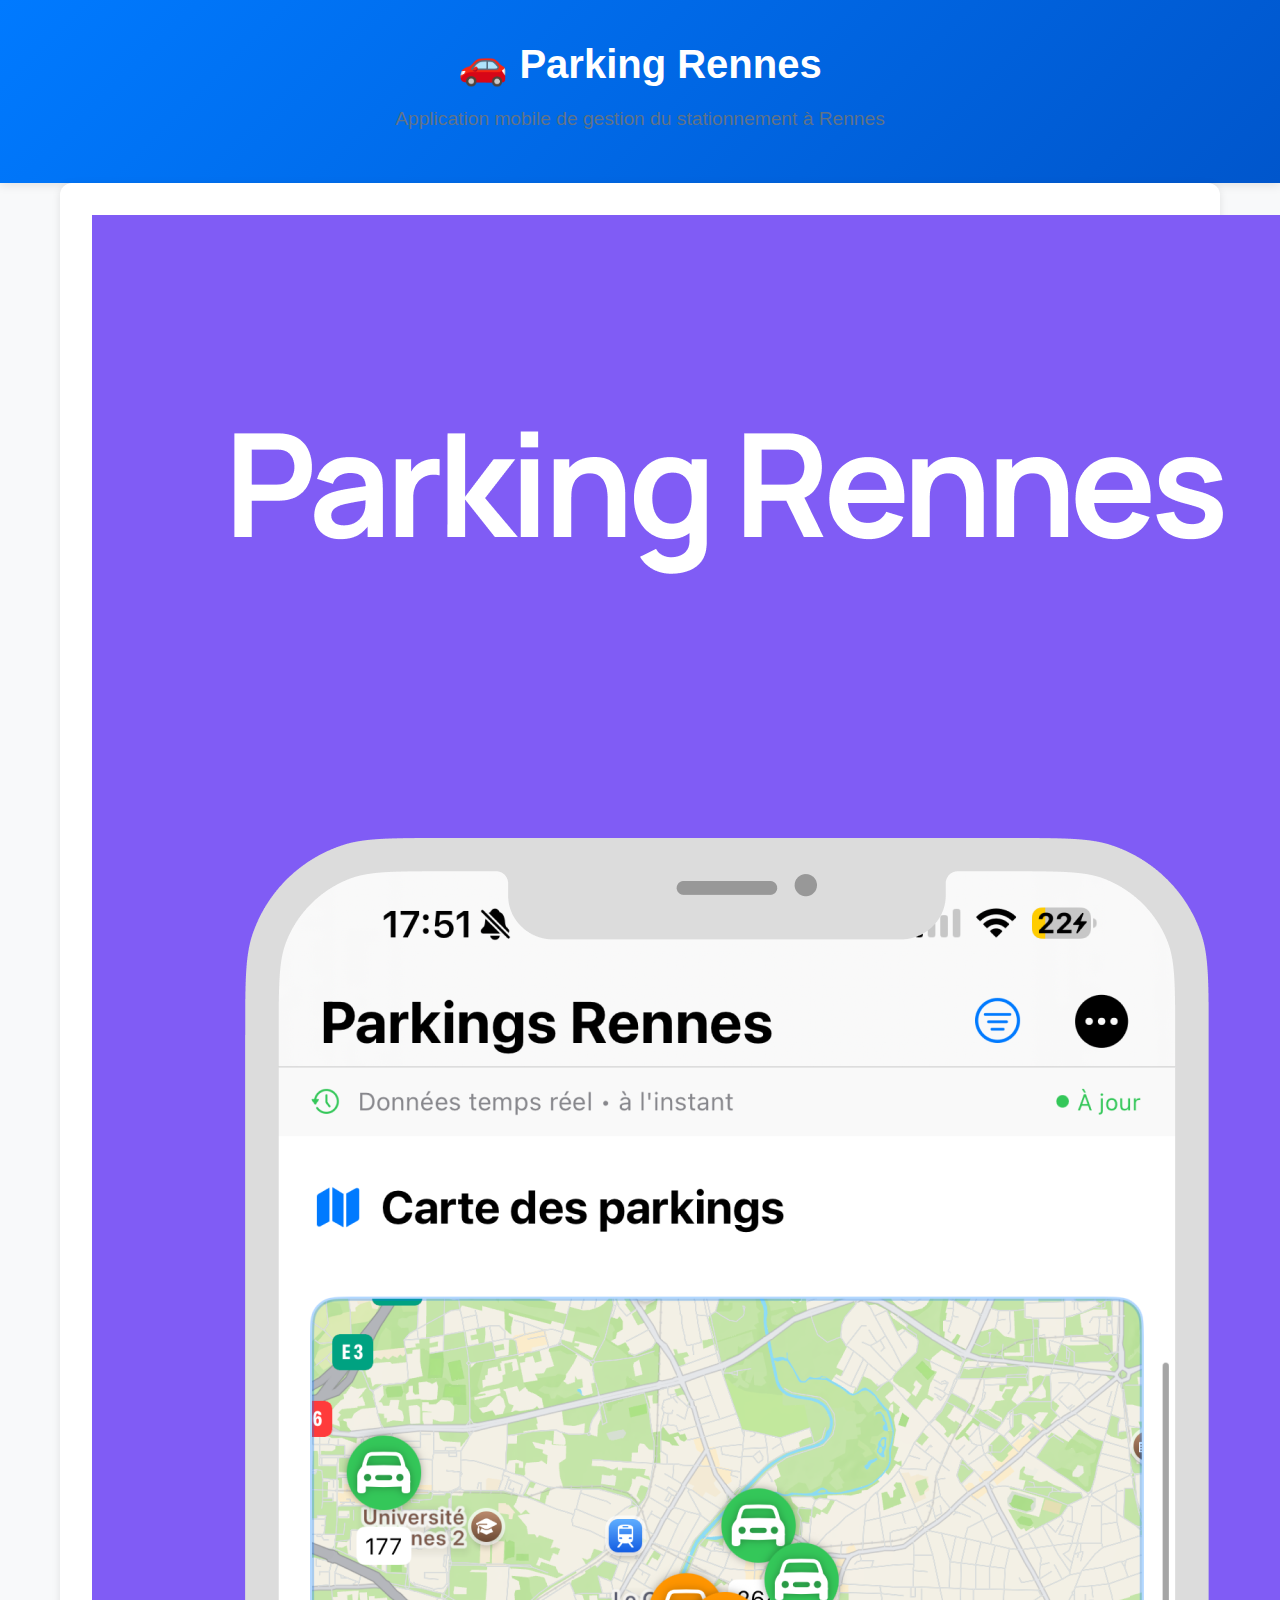
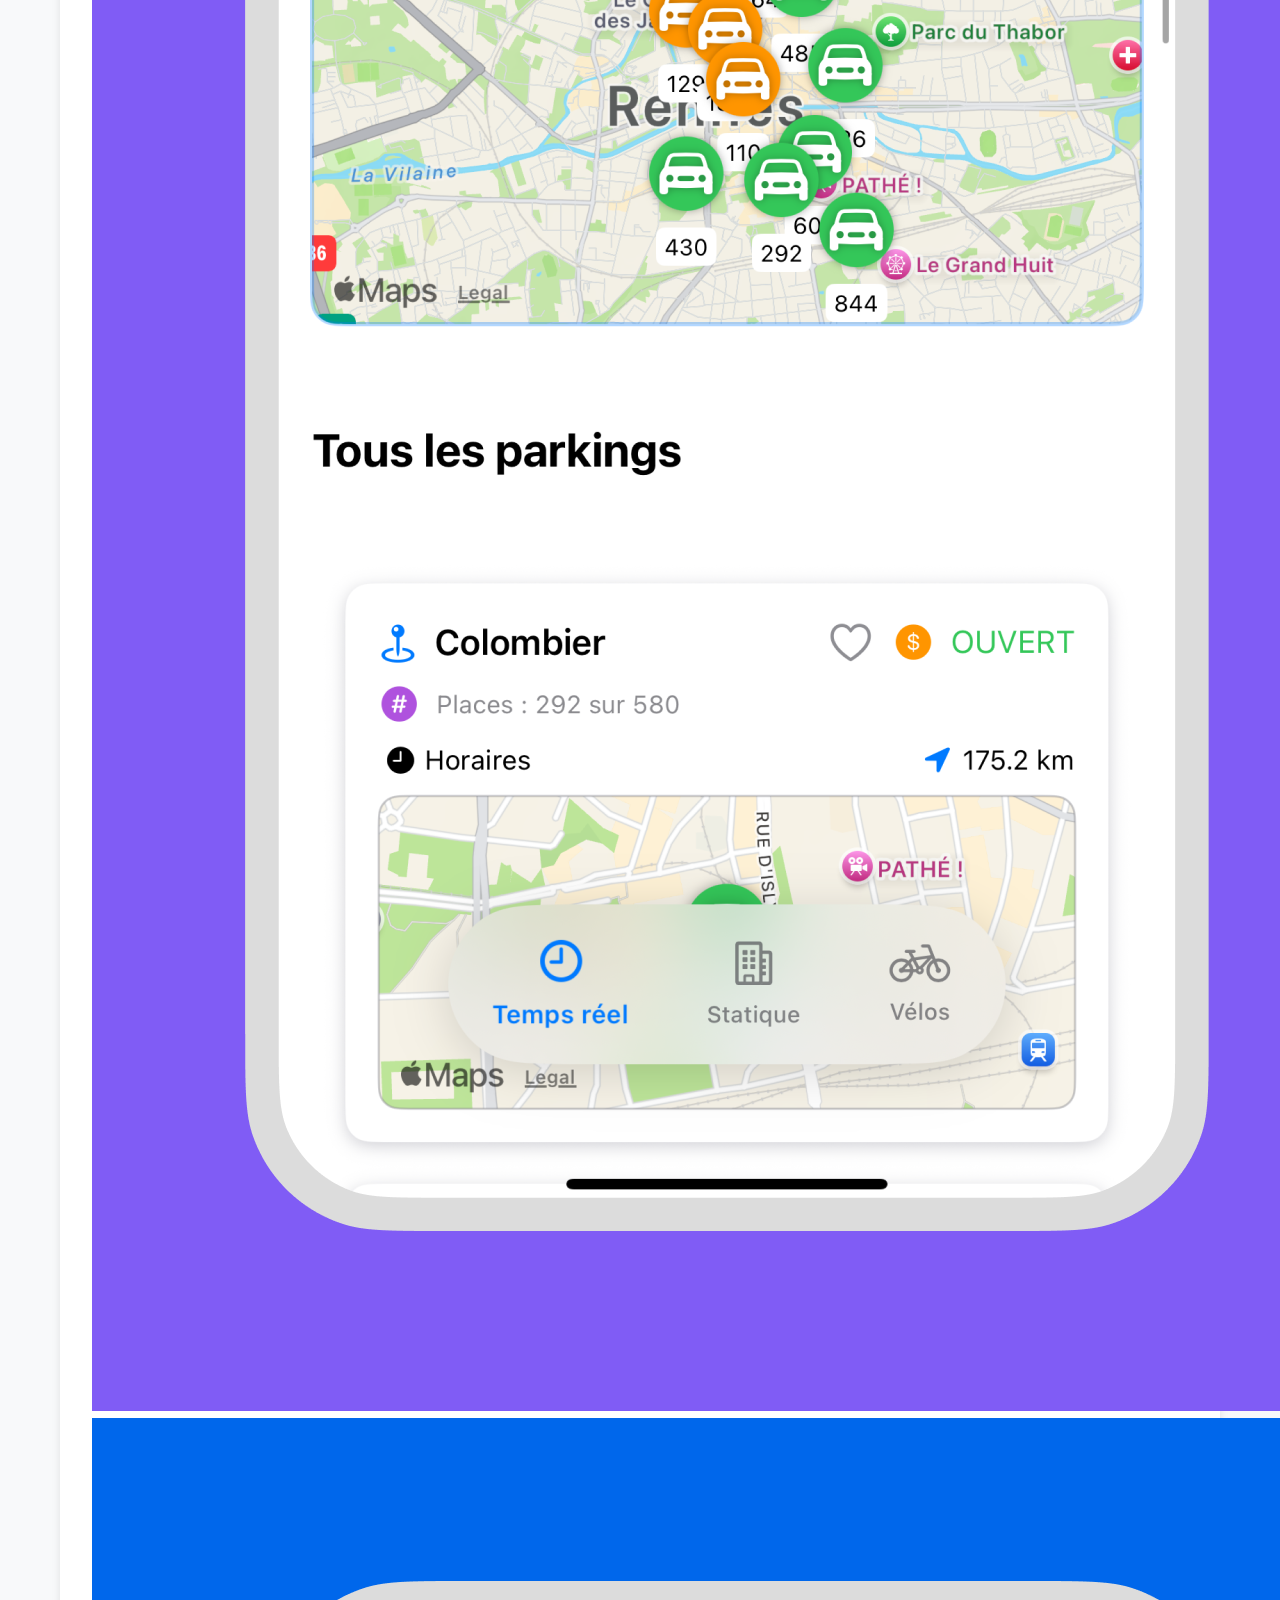
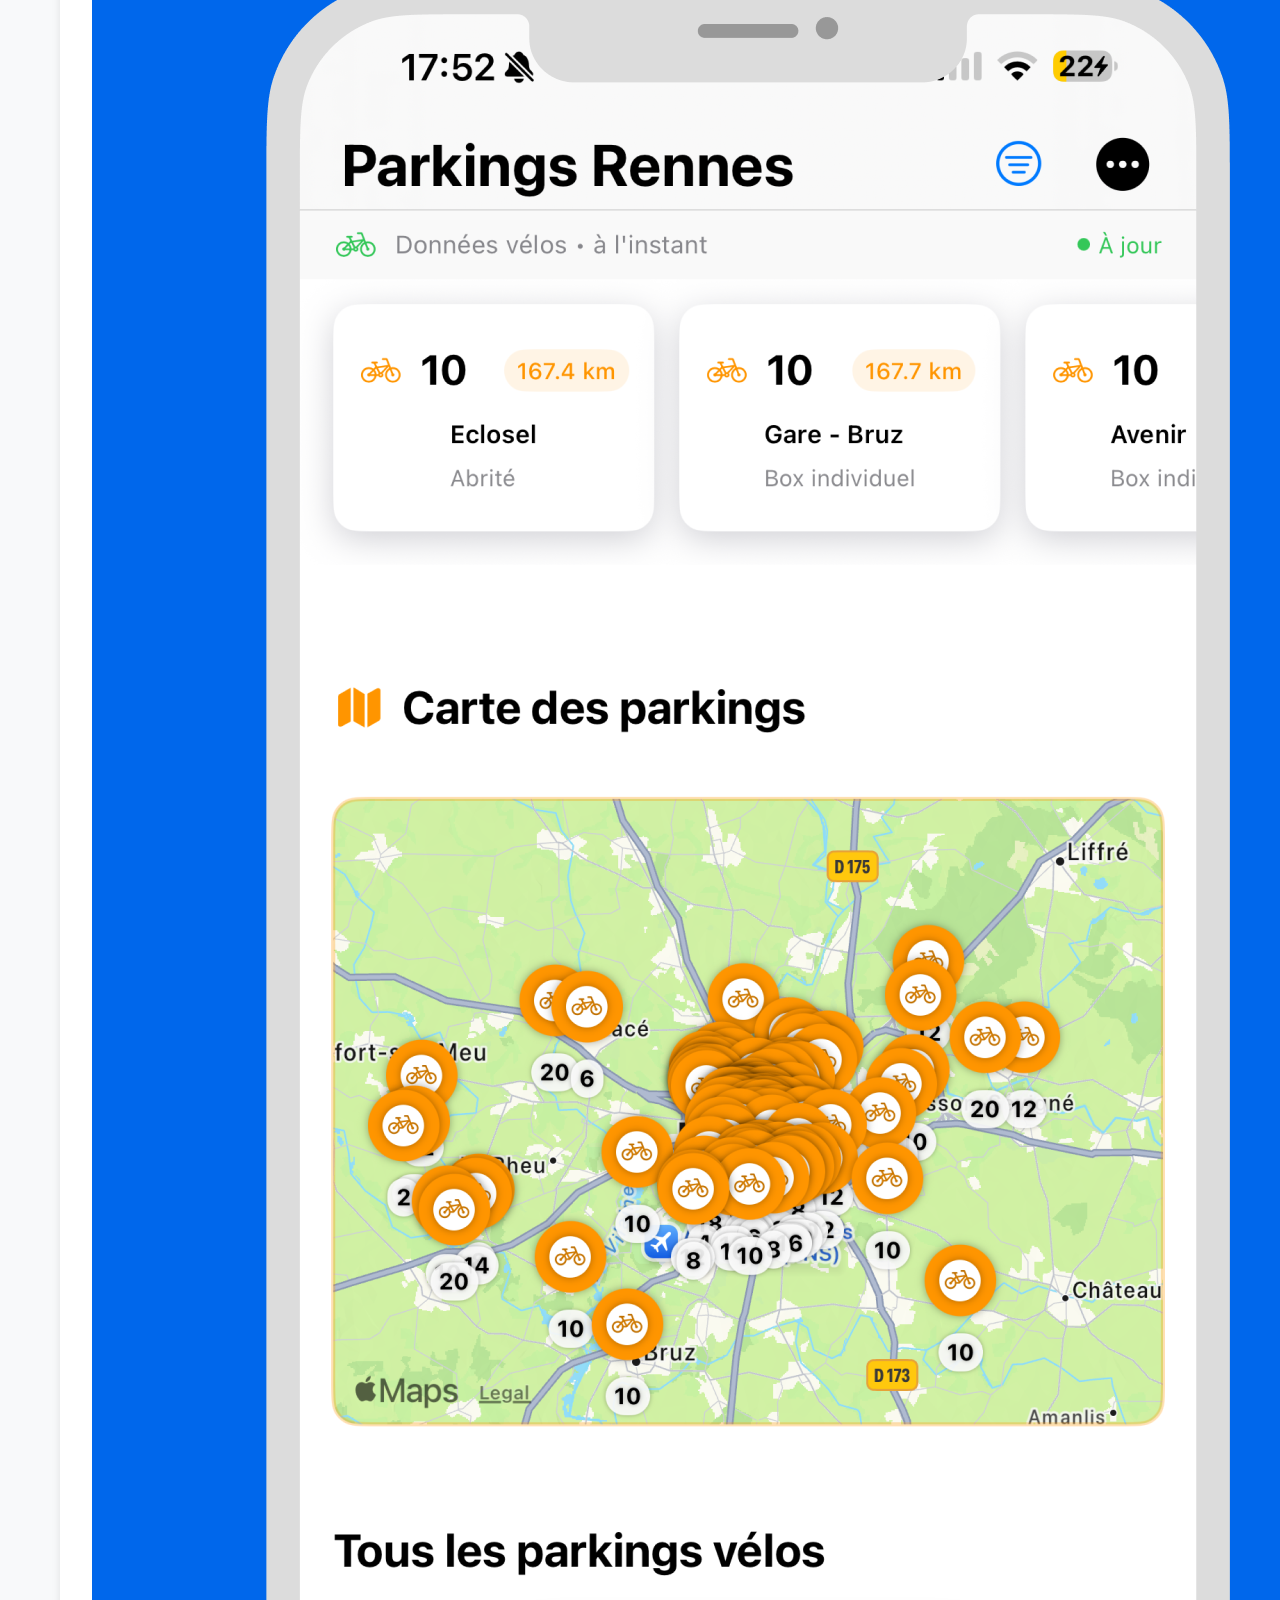
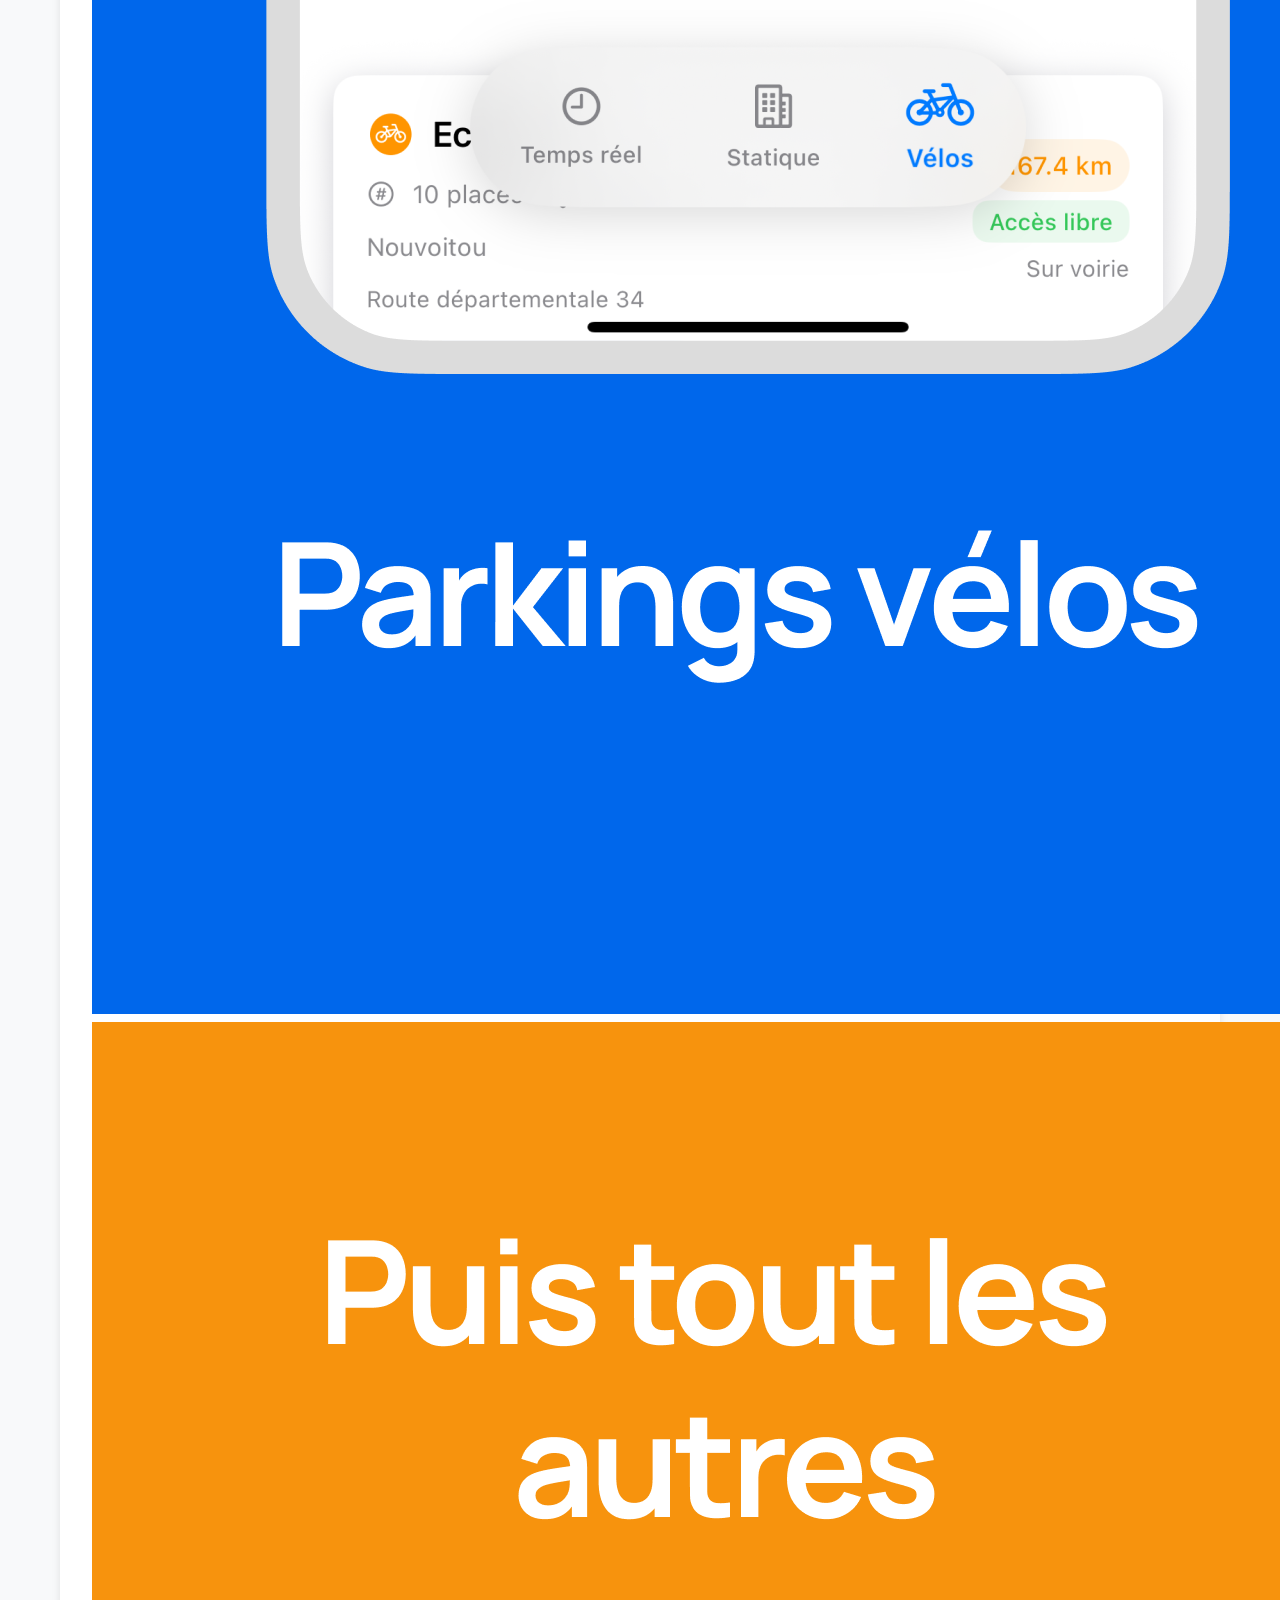
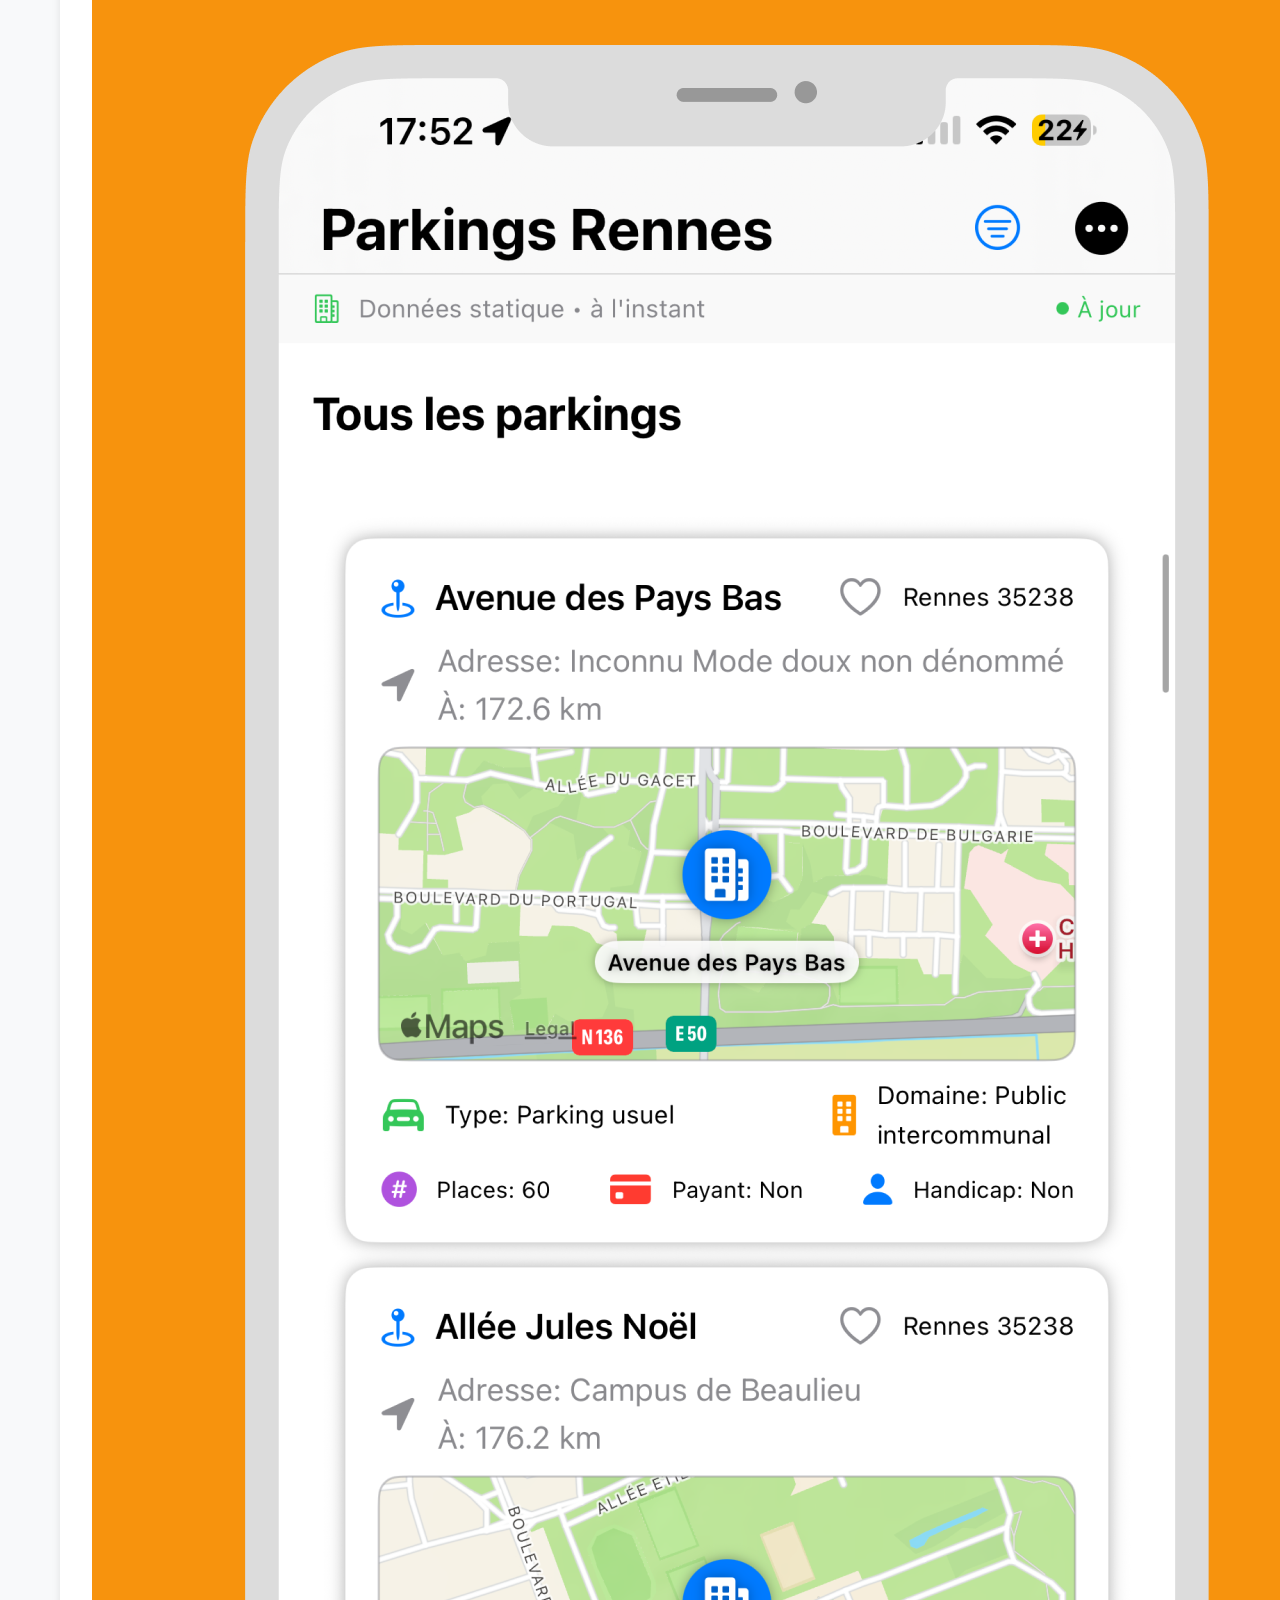
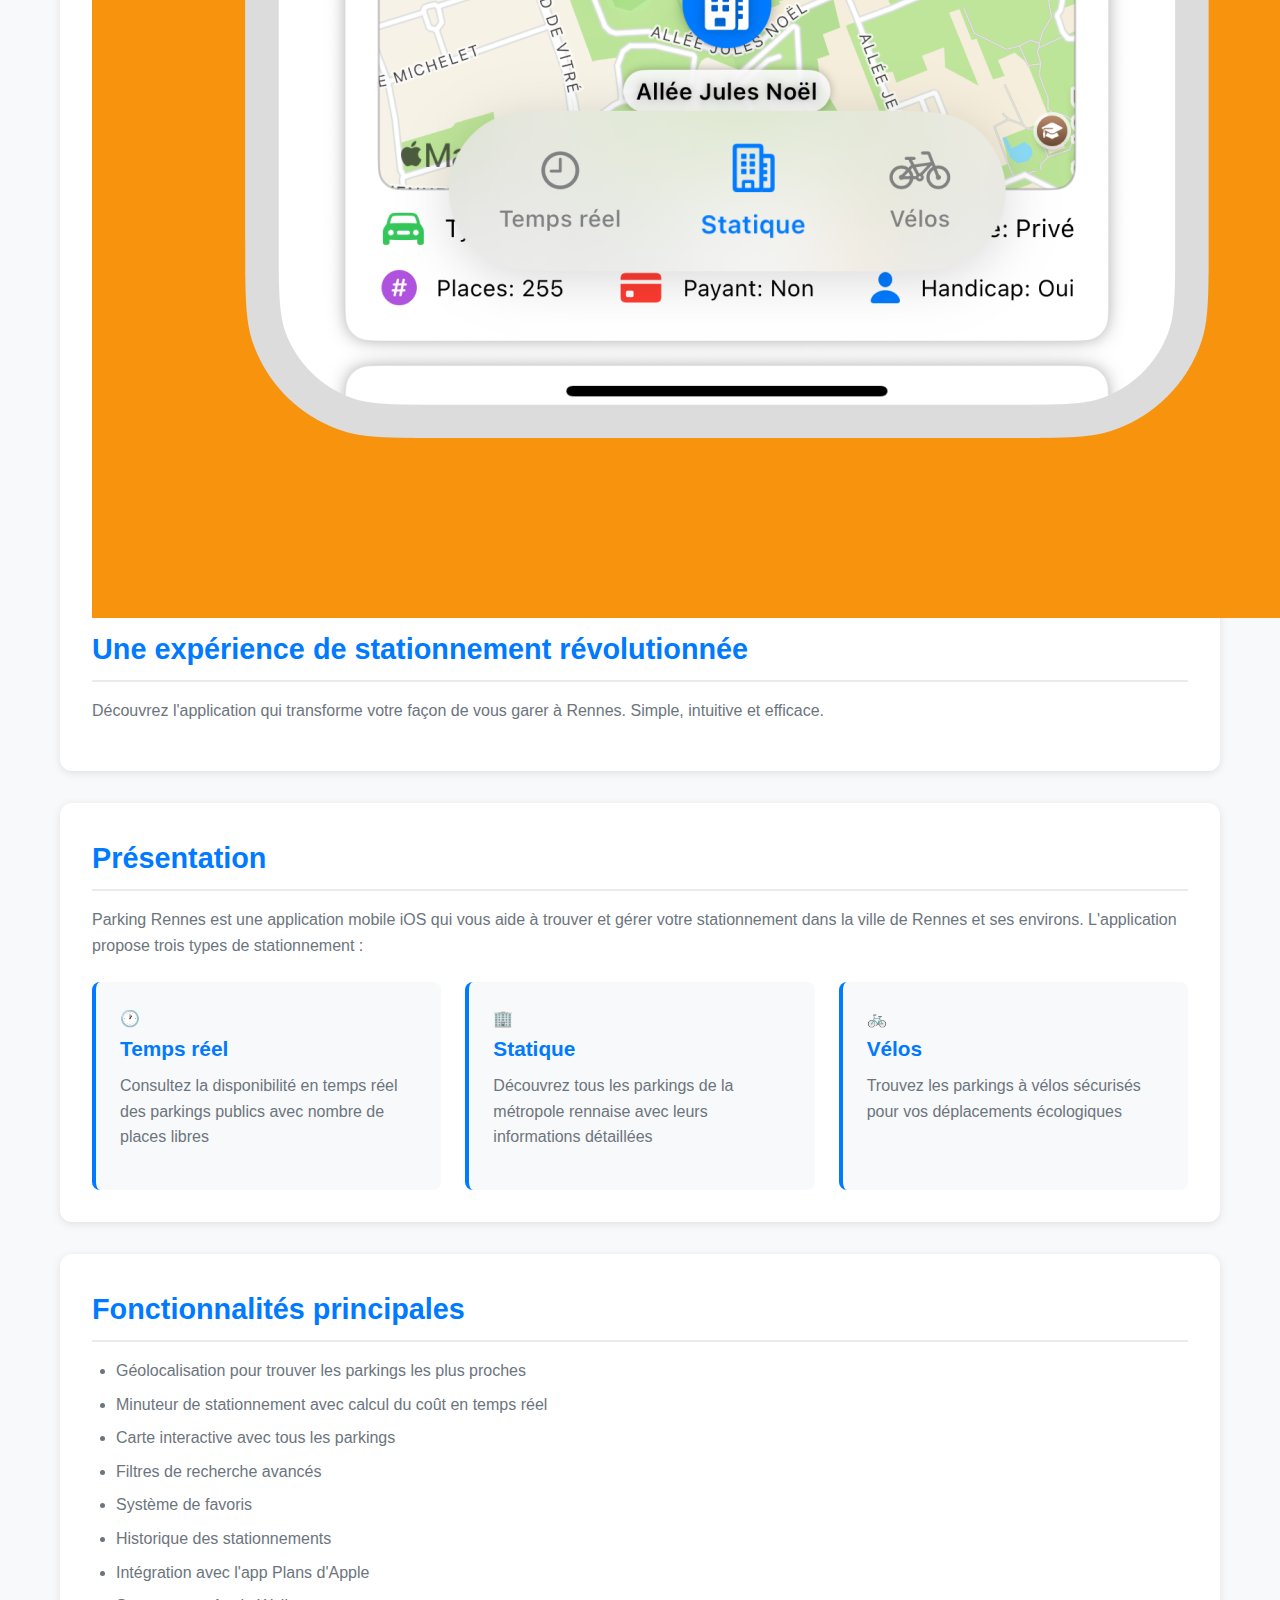
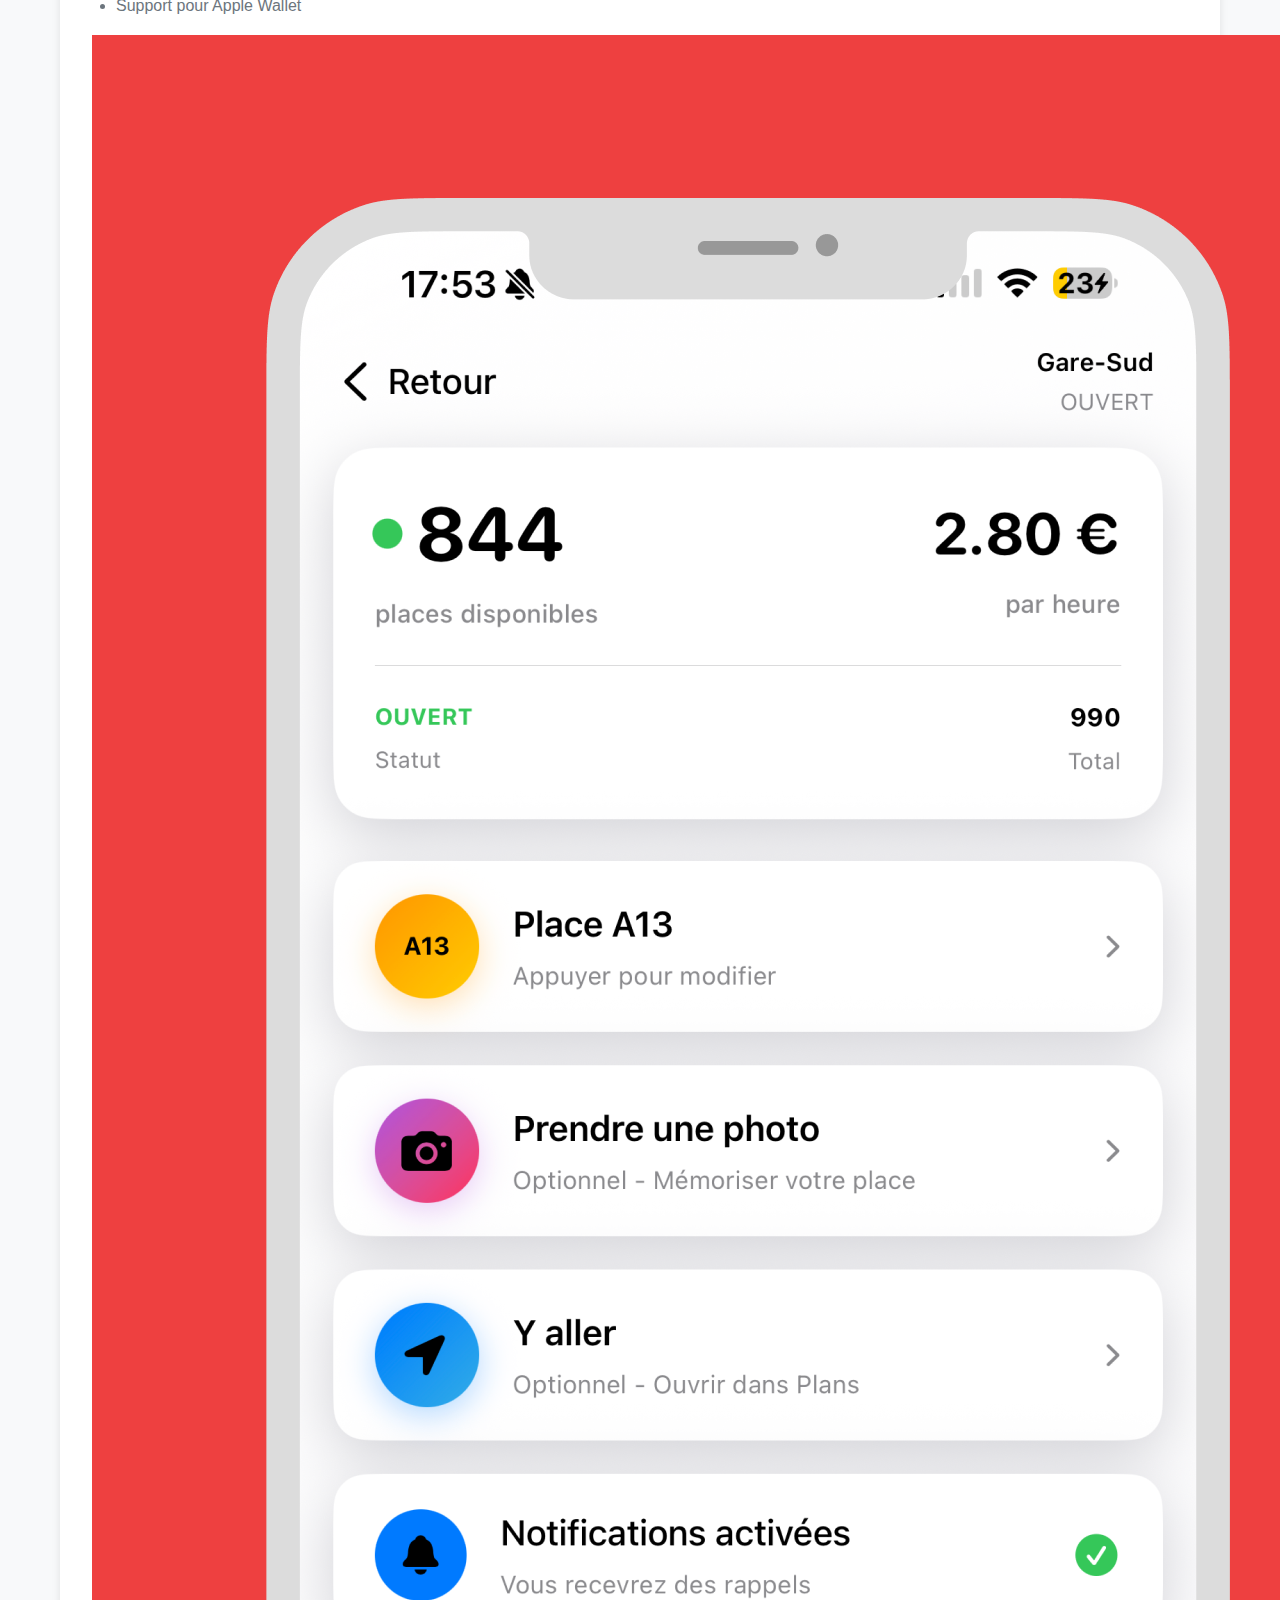
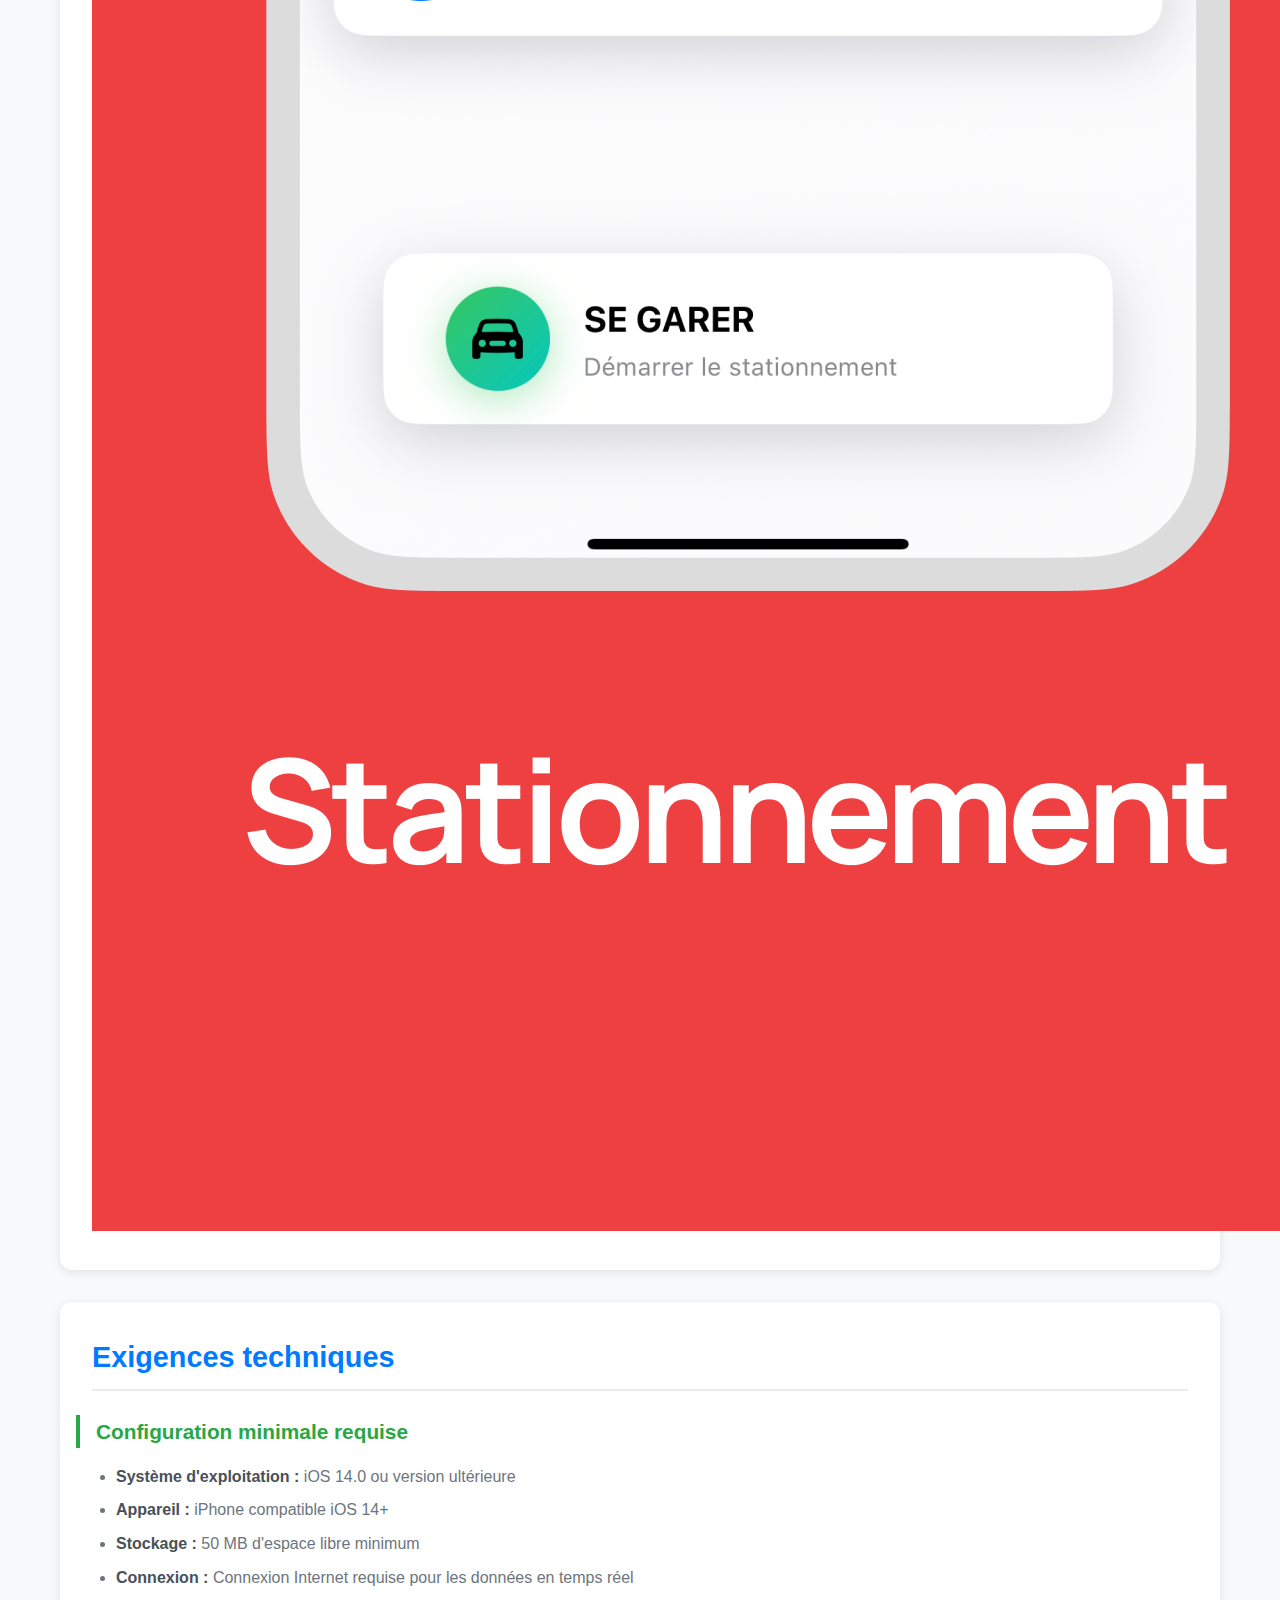
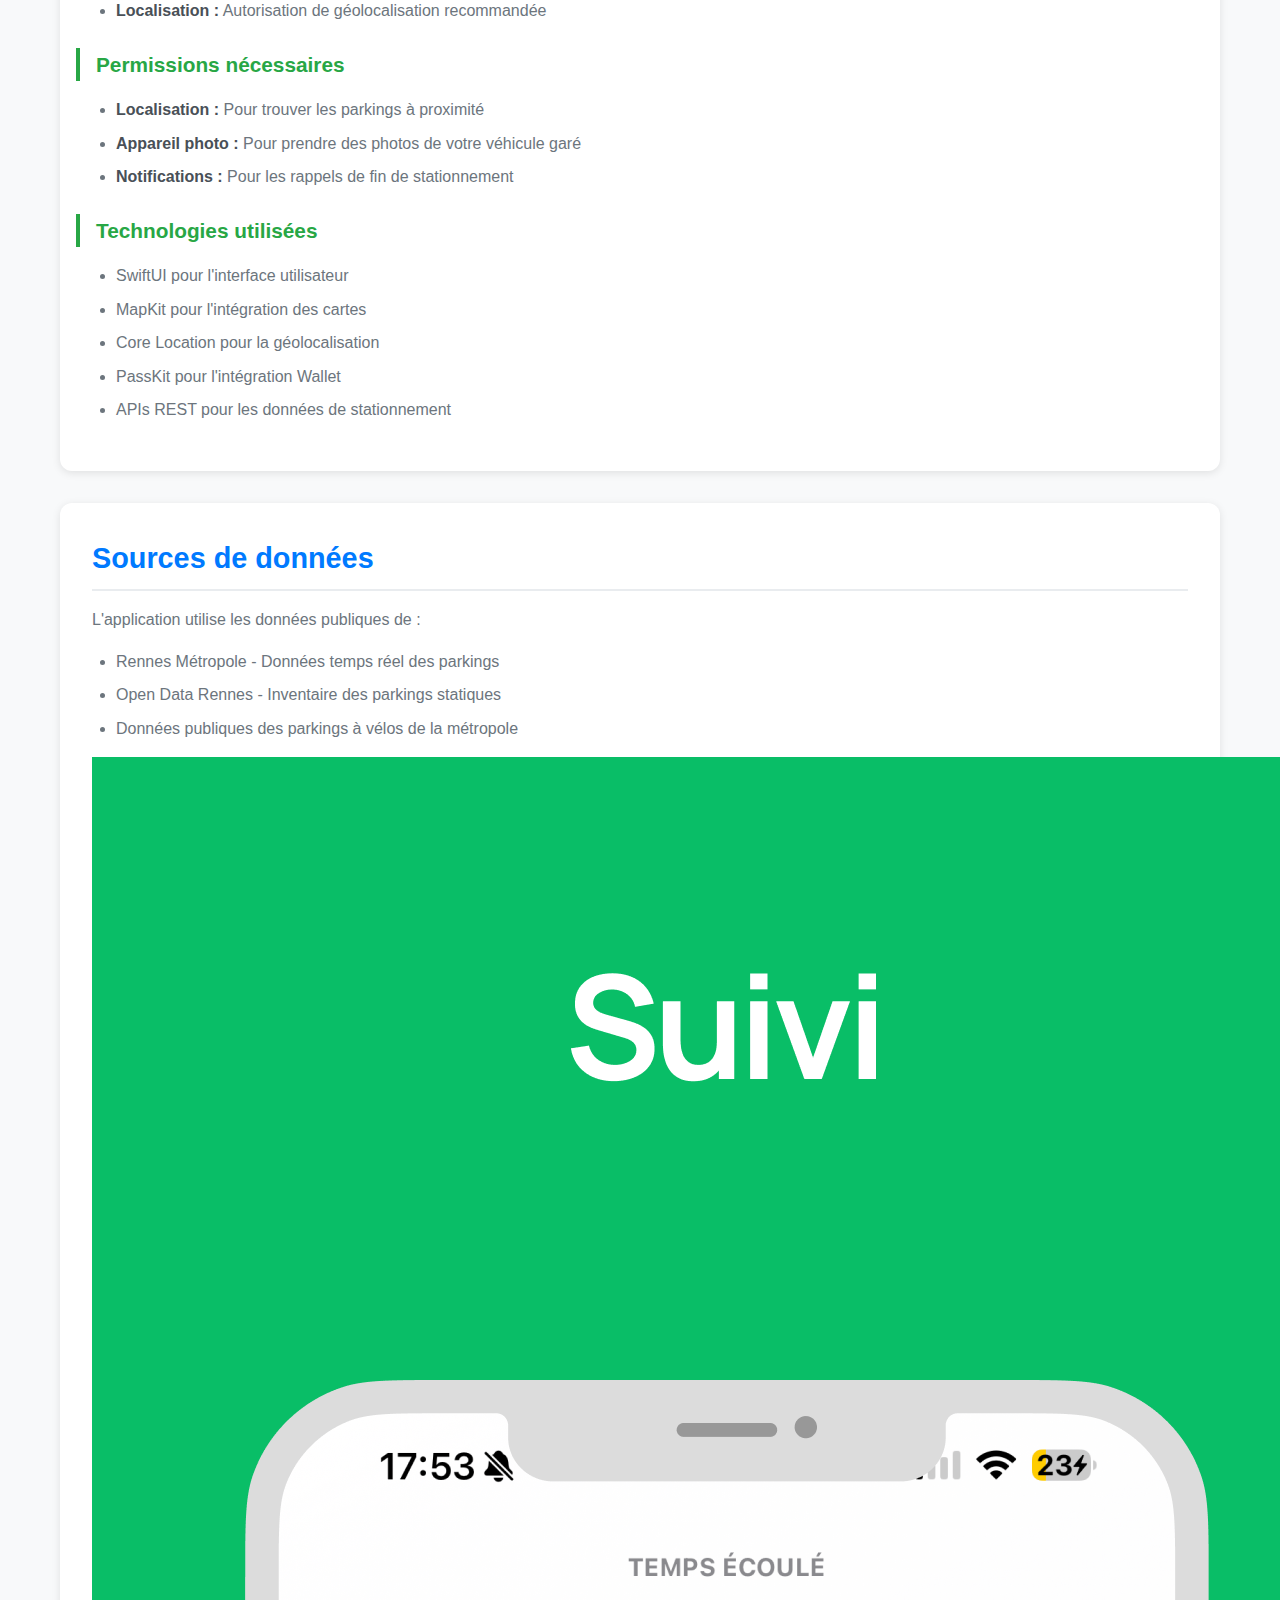
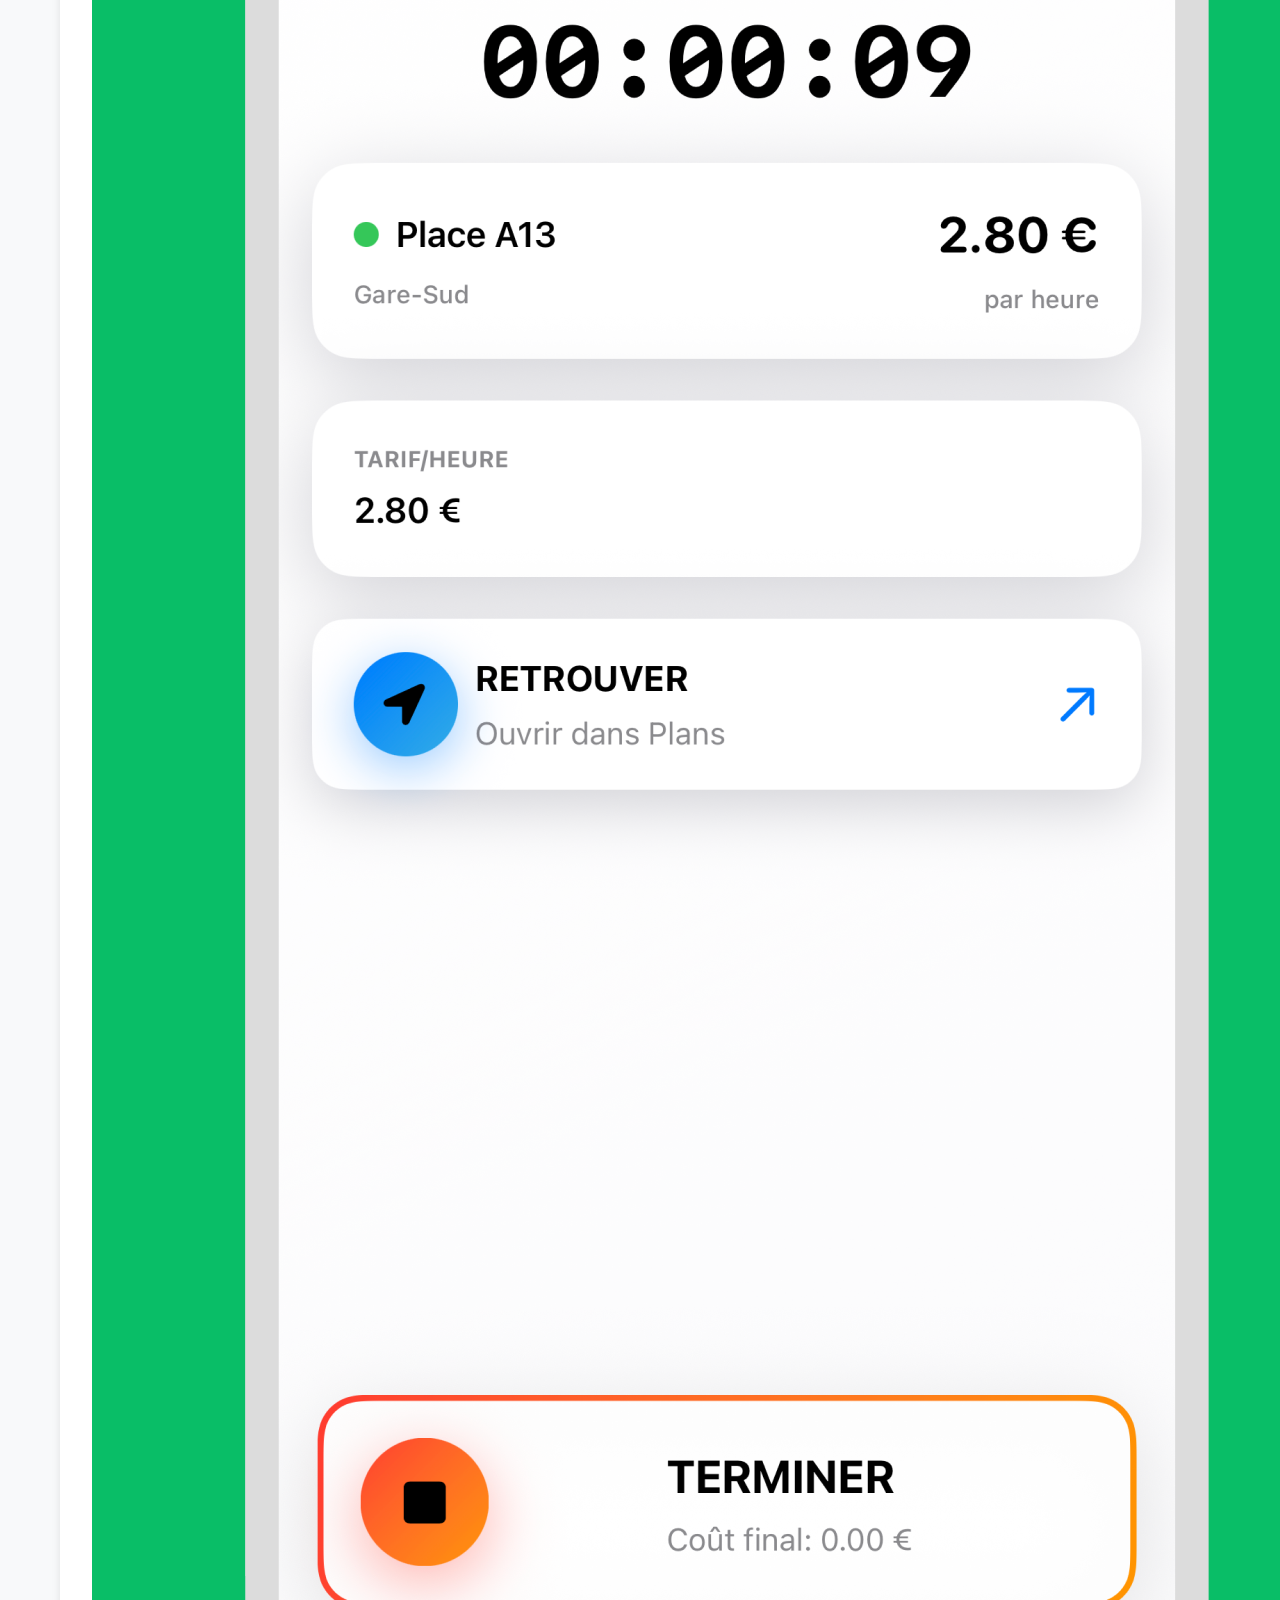
<file: index.html>
<!DOCTYPE html>
<html lang="fr">
<head>
    <meta charset="UTF-8">
    <meta name="viewport" content="width=device-width, initial-scale=1.0">
    <title>Parking Rennes - Application de stationnement</title>
    <link rel="stylesheet" href="styles.css">
</head>
<body>
    <header>
        <div class="container">
            <h1>🚗 Parking Rennes</h1>
            <p class="subtitle">Application mobile de gestion du stationnement à Rennes</p>
        </div>
    </header>

    <main class="container">
        <section id="app-showcase" class="hero-section">
            <div class="showcase-content">
                <div class="app-images">
                    <img src="assets/Frame 1.png" alt="Interface principale de l'app" class="app-screen">
                    <img src="assets/Frame 2.png" alt="Carte des parkings" class="app-screen">
                    <img src="assets/Frame 3.png" alt="Détails d'un parking" class="app-screen">
                </div>
                <div class="hero-text">
                    <h2>Une expérience de stationnement révolutionnée</h2>
                    <p>Découvrez l'application qui transforme votre façon de vous garer à Rennes. Simple, intuitive et efficace.</p>
                </div>
            </div>
        </section>

        <section id="presentation">
            <h2>Présentation</h2>
            <p>Parking Rennes est une application mobile iOS qui vous aide à trouver et gérer votre stationnement dans la ville de Rennes et ses environs. L'application propose trois types de stationnement :</p>
            <div class="features">
                <div class="feature">
                    <div class="feature-icon">🕐</div>
                    <h3>Temps réel</h3>
                    <p>Consultez la disponibilité en temps réel des parkings publics avec nombre de places libres</p>
                </div>
                <div class="feature">
                    <div class="feature-icon">🏢</div>
                    <h3>Statique</h3>
                    <p>Découvrez tous les parkings de la métropole rennaise avec leurs informations détaillées</p>
                </div>
                <div class="feature">
                    <div class="feature-icon">🚲</div>
                    <h3>Vélos</h3>
                    <p>Trouvez les parkings à vélos sécurisés pour vos déplacements écologiques</p>
                </div>
            </div>
        </section>

        <section id="fonctionnalites">
            <div class="section-with-image">
                <div class="content-text">
                    <h2>Fonctionnalités principales</h2>
                    <ul>
                        <li>Géolocalisation pour trouver les parkings les plus proches</li>
                        <li>Minuteur de stationnement avec calcul du coût en temps réel</li>
                        <li>Carte interactive avec tous les parkings</li>
                        <li>Filtres de recherche avancés</li>
                        <li>Système de favoris</li>
                        <li>Historique des stationnements</li>
                        <li>Intégration avec l'app Plans d'Apple</li>
                        <li>Support pour Apple Wallet</li>
                    </ul>
                </div>
                <div class="content-image">
                    <img src="assets/Frame 4.png" alt="Fonctionnalités de l'application" class="feature-image">
                </div>
            </div>
        </section>

        <section id="exigences">
            <h2>Exigences techniques</h2>
            <div class="requirements">
                <h3>Configuration minimale requise</h3>
                <ul>
                    <li><strong>Système d'exploitation :</strong> iOS 14.0 ou version ultérieure</li>
                    <li><strong>Appareil :</strong> iPhone compatible iOS 14+</li>
                    <li><strong>Stockage :</strong> 50 MB d'espace libre minimum</li>
                    <li><strong>Connexion :</strong> Connexion Internet requise pour les données en temps réel</li>
                    <li><strong>Localisation :</strong> Autorisation de géolocalisation recommandée</li>
                </ul>

                <h3>Permissions nécessaires</h3>
                <ul>
                    <li><strong>Localisation :</strong> Pour trouver les parkings à proximité</li>
                    <li><strong>Appareil photo :</strong> Pour prendre des photos de votre véhicule garé</li>
                    <li><strong>Notifications :</strong> Pour les rappels de fin de stationnement</li>
                </ul>

                <h3>Technologies utilisées</h3>
                <ul>
                    <li>SwiftUI pour l'interface utilisateur</li>
                    <li>MapKit pour l'intégration des cartes</li>
                    <li>Core Location pour la géolocalisation</li>
                    <li>PassKit pour l'intégration Wallet</li>
                    <li>APIs REST pour les données de stationnement</li>
                </ul>
            </div>
        </section>

        <section id="donnees">
            <div class="section-with-image reverse">
                <div class="content-text">
                    <h2>Sources de données</h2>
                    <p>L'application utilise les données publiques de :</p>
                    <ul>
                        <li>Rennes Métropole - Données temps réel des parkings</li>
                        <li>Open Data Rennes - Inventaire des parkings statiques</li>
                        <li>Données publiques des parkings à vélos de la métropole</li>
                    </ul>
                </div>
                <div class="content-image">
                    <img src="assets/Frame 5.png" alt="Sources de données" class="feature-image">
                </div>
            </div>
        </section>

        <section id="contact" class="contact-section">
            <div class="contact-content">
                <h2>💬 Contact</h2>
                <p>Une question ? Une suggestion ? N'hésitez pas à nous contacter !</p>
                <div class="contact-info">
                    <div class="contact-item">
                        <span class="contact-icon">📧</span>
                        <a href="mailto:aatmd@gmail.com" class="contact-link">aatmd@gmail.com</a>
                    </div>
                </div>
                <div class="contact-image">
                    <img src="assets/Frame 6.png" alt="Contact et support" class="feature-image">
                </div>
            </div>
        </section>
    </main>

    <footer>
        <div class="container">
            <nav>
                <a href="#presentation">Présentation</a>
                <a href="#fonctionnalites">Fonctionnalités</a>
                <a href="#exigences">Exigences</a>
                <a href="#contact">Contact</a>
                <a href="mentions-legales.html">Mentions légales</a>
            </nav>
            <p>&copy; 2024 Parking Rennes. Toutes données sous licence Open Data.</p>
        </div>
    </footer>
</body>
</html>
</file>
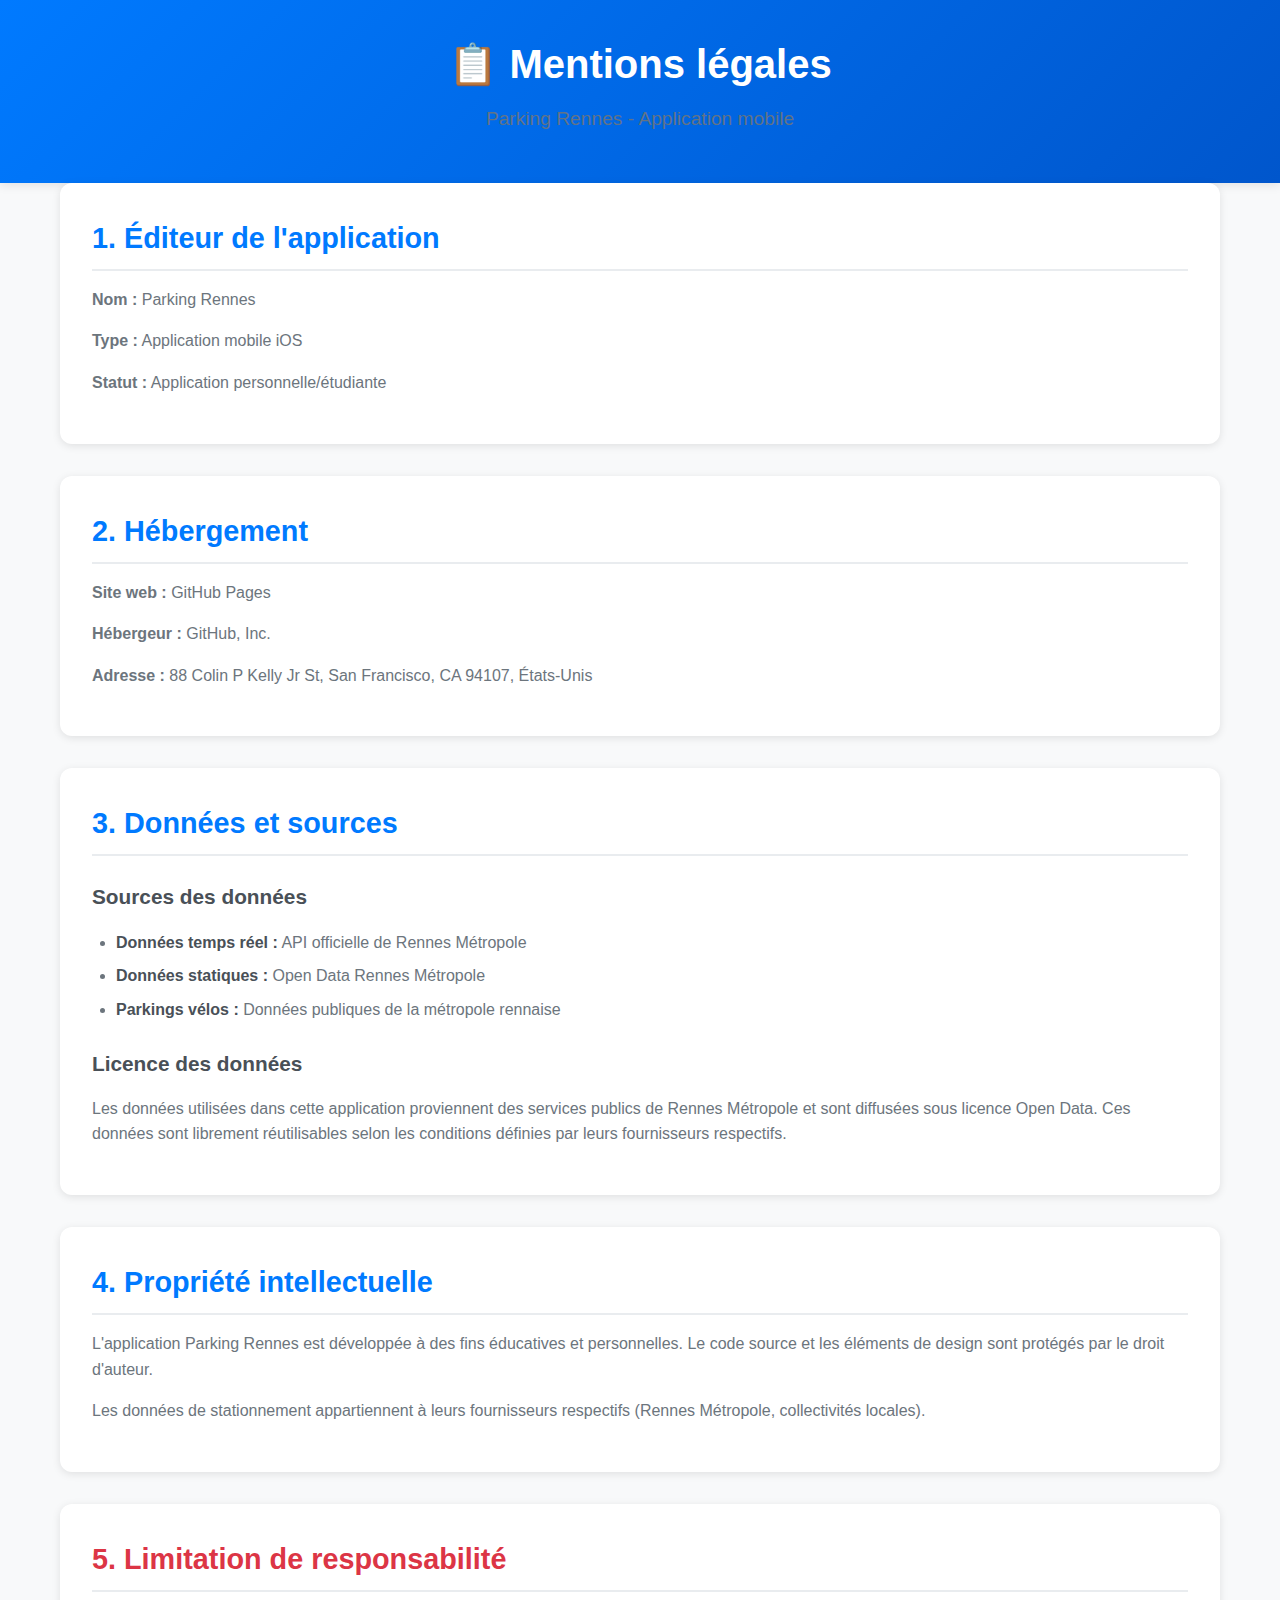
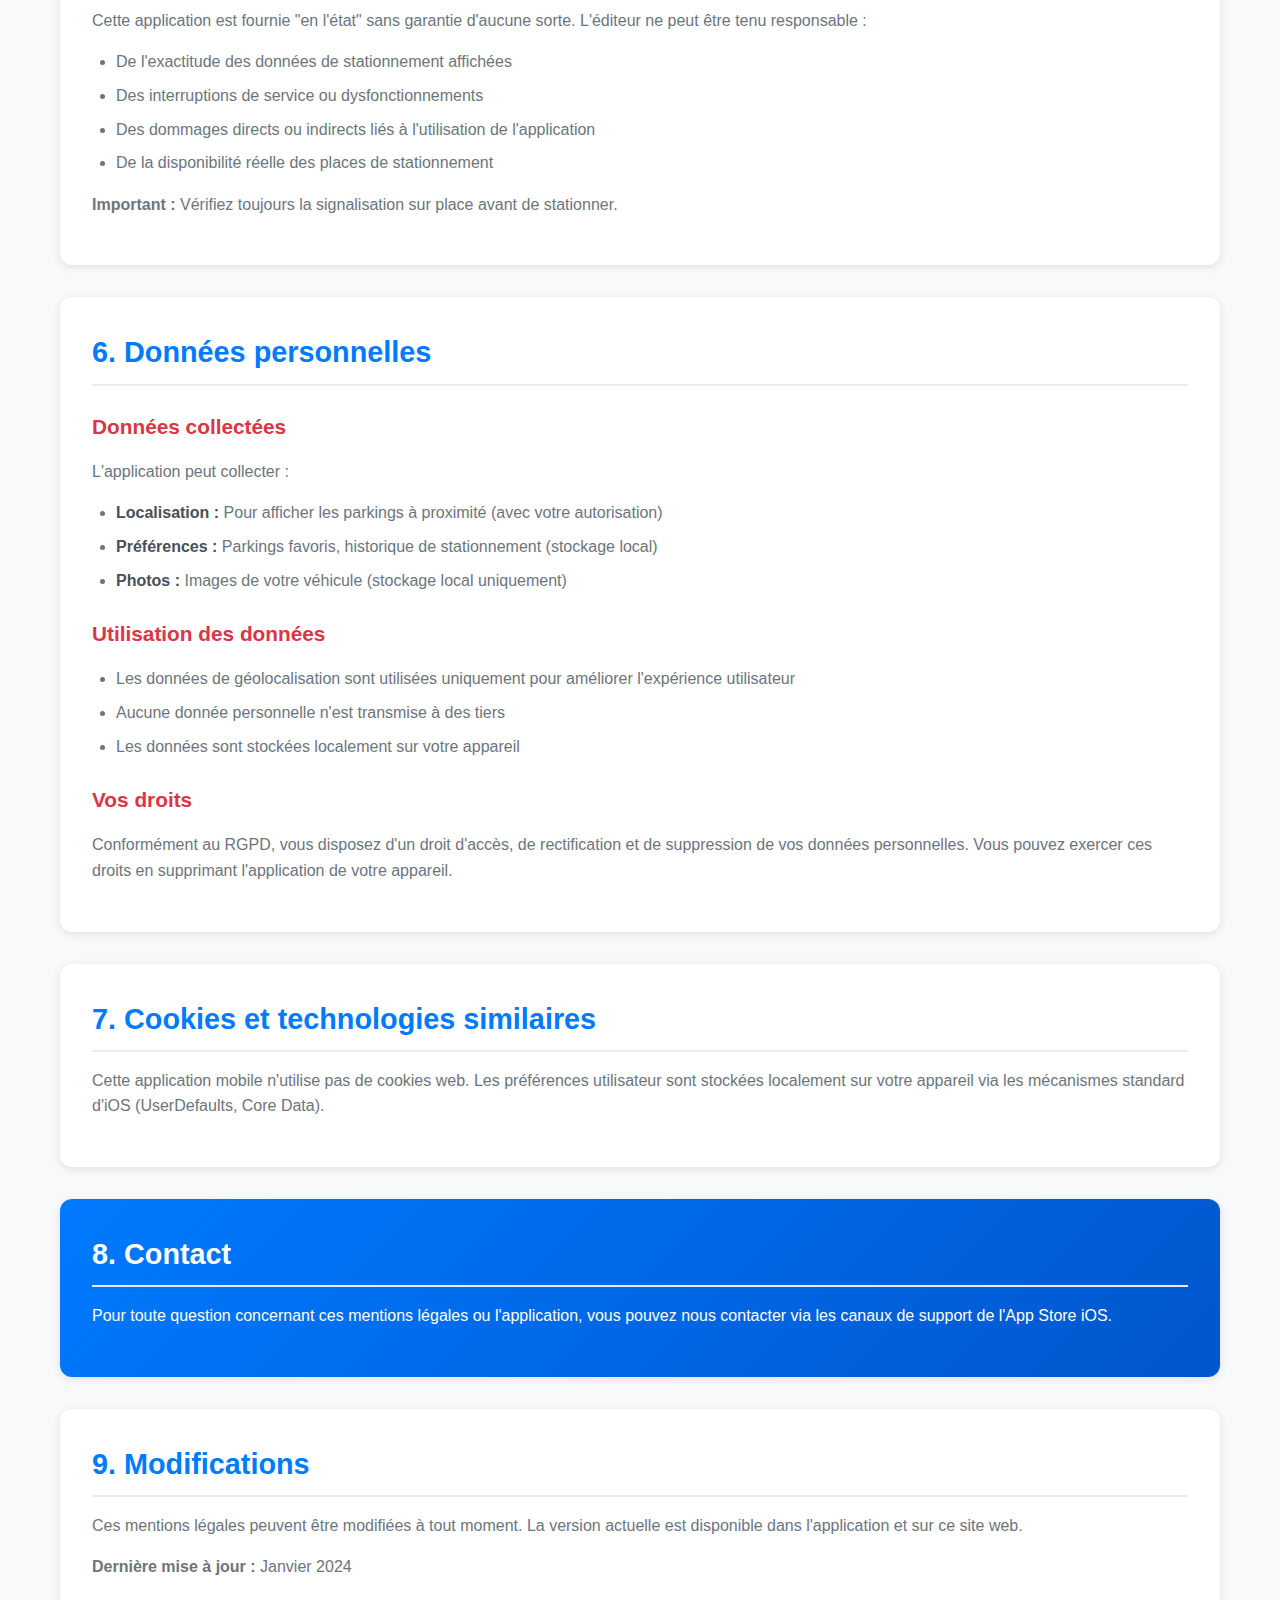
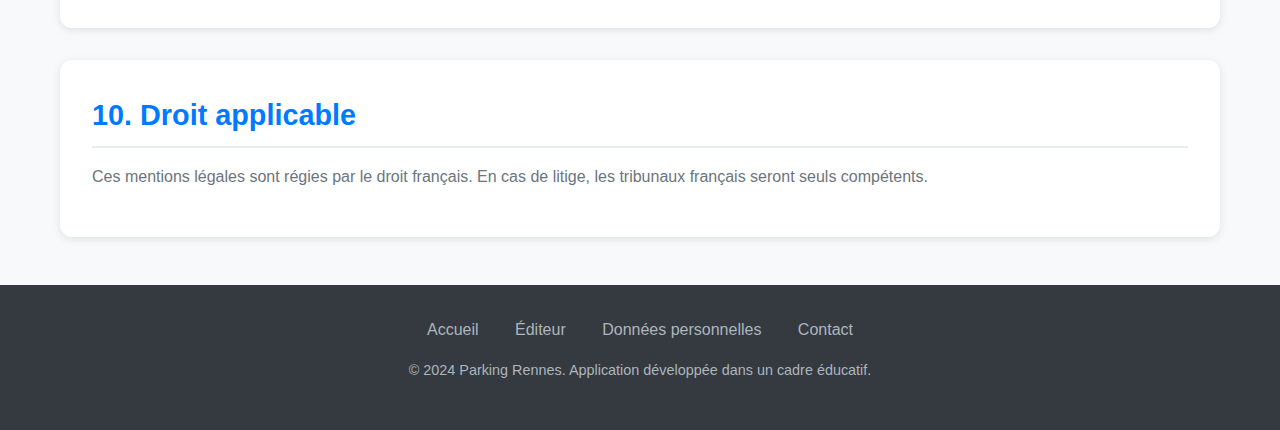
<file: mentions-legales.html>
<!DOCTYPE html>
<html lang="fr">
<head>
    <meta charset="UTF-8">
    <meta name="viewport" content="width=device-width, initial-scale=1.0">
    <title>Mentions légales - Parking Rennes</title>
    <link rel="stylesheet" href="styles.css">
</head>
<body>
    <header>
        <div class="container">
            <h1>📋 Mentions légales</h1>
            <p class="subtitle">Parking Rennes - Application mobile</p>
        </div>
    </header>

    <main class="container">
        <section id="editeur">
            <h2>1. Éditeur de l'application</h2>
            <p><strong>Nom :</strong> Parking Rennes</p>
            <p><strong>Type :</strong> Application mobile iOS</p>
            <p><strong>Statut :</strong> Application personnelle/étudiante</p>
        </section>

        <section id="hebergement">
            <h2>2. Hébergement</h2>
            <p><strong>Site web :</strong> GitHub Pages</p>
            <p><strong>Hébergeur :</strong> GitHub, Inc.</p>
            <p><strong>Adresse :</strong> 88 Colin P Kelly Jr St, San Francisco, CA 94107, États-Unis</p>
        </section>

        <section id="donnees">
            <h2>3. Données et sources</h2>
            <h3>Sources des données</h3>
            <ul>
                <li><strong>Données temps réel :</strong> API officielle de Rennes Métropole</li>
                <li><strong>Données statiques :</strong> Open Data Rennes Métropole</li>
                <li><strong>Parkings vélos :</strong> Données publiques de la métropole rennaise</li>
            </ul>
            
            <h3>Licence des données</h3>
            <p>Les données utilisées dans cette application proviennent des services publics de Rennes Métropole et sont diffusées sous licence Open Data. Ces données sont librement réutilisables selon les conditions définies par leurs fournisseurs respectifs.</p>
        </section>

        <section id="propriete">
            <h2>4. Propriété intellectuelle</h2>
            <p>L'application Parking Rennes est développée à des fins éducatives et personnelles. Le code source et les éléments de design sont protégés par le droit d'auteur.</p>
            <p>Les données de stationnement appartiennent à leurs fournisseurs respectifs (Rennes Métropole, collectivités locales).</p>
        </section>

        <section id="responsabilite">
            <h2>5. Limitation de responsabilité</h2>
            <p>Cette application est fournie "en l'état" sans garantie d'aucune sorte. L'éditeur ne peut être tenu responsable :</p>
            <ul>
                <li>De l'exactitude des données de stationnement affichées</li>
                <li>Des interruptions de service ou dysfonctionnements</li>
                <li>Des dommages directs ou indirects liés à l'utilisation de l'application</li>
                <li>De la disponibilité réelle des places de stationnement</li>
            </ul>
            <p><strong>Important :</strong> Vérifiez toujours la signalisation sur place avant de stationner.</p>
        </section>

        <section id="donnees-personnelles">
            <h2>6. Données personnelles</h2>
            <h3>Données collectées</h3>
            <p>L'application peut collecter :</p>
            <ul>
                <li><strong>Localisation :</strong> Pour afficher les parkings à proximité (avec votre autorisation)</li>
                <li><strong>Préférences :</strong> Parkings favoris, historique de stationnement (stockage local)</li>
                <li><strong>Photos :</strong> Images de votre véhicule (stockage local uniquement)</li>
            </ul>

            <h3>Utilisation des données</h3>
            <ul>
                <li>Les données de géolocalisation sont utilisées uniquement pour améliorer l'expérience utilisateur</li>
                <li>Aucune donnée personnelle n'est transmise à des tiers</li>
                <li>Les données sont stockées localement sur votre appareil</li>
            </ul>

            <h3>Vos droits</h3>
            <p>Conformément au RGPD, vous disposez d'un droit d'accès, de rectification et de suppression de vos données personnelles. Vous pouvez exercer ces droits en supprimant l'application de votre appareil.</p>
        </section>

        <section id="cookies">
            <h2>7. Cookies et technologies similaires</h2>
            <p>Cette application mobile n'utilise pas de cookies web. Les préférences utilisateur sont stockées localement sur votre appareil via les mécanismes standard d'iOS (UserDefaults, Core Data).</p>
        </section>

        <section id="contact">
            <h2>8. Contact</h2>
            <p>Pour toute question concernant ces mentions légales ou l'application, vous pouvez nous contacter via les canaux de support de l'App Store iOS.</p>
        </section>

        <section id="modifications">
            <h2>9. Modifications</h2>
            <p>Ces mentions légales peuvent être modifiées à tout moment. La version actuelle est disponible dans l'application et sur ce site web.</p>
            <p><strong>Dernière mise à jour :</strong> Janvier 2024</p>
        </section>

        <section id="juridiction">
            <h2>10. Droit applicable</h2>
            <p>Ces mentions légales sont régies par le droit français. En cas de litige, les tribunaux français seront seuls compétents.</p>
        </section>
    </main>

    <footer>
        <div class="container">
            <nav>
                <a href="index.html">Accueil</a>
                <a href="#editeur">Éditeur</a>
                <a href="#donnees-personnelles">Données personnelles</a>
                <a href="#contact">Contact</a>
            </nav>
            <p>&copy; 2024 Parking Rennes. Application développée dans un cadre éducatif.</p>
        </div>
    </footer>
</body>
</html>
</file>
<file: styles.css>
/* Reset et styles de base */
* {
    margin: 0;
    padding: 0;
    box-sizing: border-box;
}

body {
    font-family: -apple-system, BlinkMacSystemFont, 'Segoe UI', Roboto, Oxygen, Ubuntu, Cantarell, sans-serif;
    line-height: 1.6;
    color: #333;
    background-color: #f8f9fa;
}

.container {
    max-width: 1200px;
    margin: 0 auto;
    padding: 0 20px;
}

/* Header */
header {
    background: linear-gradient(135deg, #007AFF, #0056CC);
    color: white;
    padding: 2rem 0;
    text-align: center;
    box-shadow: 0 2px 10px rgba(0, 0, 0, 0.1);
}

header h1 {
    font-size: 2.5rem;
    font-weight: 700;
    margin-bottom: 0.5rem;
}

.subtitle {
    font-size: 1.2rem;
    opacity: 0.9;
    font-weight: 300;
}

/* Main content */
main {
    padding: 2rem 0;
}

section {
    background: white;
    margin-bottom: 2rem;
    padding: 2rem;
    border-radius: 12px;
    box-shadow: 0 2px 8px rgba(0, 0, 0, 0.1);
}

h2 {
    color: #007AFF;
    font-size: 1.8rem;
    margin-bottom: 1rem;
    border-bottom: 2px solid #e9ecef;
    padding-bottom: 0.5rem;
}

h3 {
    color: #495057;
    font-size: 1.3rem;
    margin: 1.5rem 0 1rem 0;
}

p {
    margin-bottom: 1rem;
    color: #6c757d;
}

/* Features grid */
.features {
    display: grid;
    grid-template-columns: repeat(auto-fit, minmax(250px, 1fr));
    gap: 1.5rem;
    margin-top: 1.5rem;
}

.feature {
    background: #f8f9fa;
    padding: 1.5rem;
    border-radius: 8px;
    border-left: 4px solid #007AFF;
    transition: transform 0.2s ease, box-shadow 0.2s ease;
}

.feature:hover {
    transform: translateY(-2px);
    box-shadow: 0 4px 12px rgba(0, 122, 255, 0.15);
}

.feature h3 {
    margin-top: 0;
    margin-bottom: 0.5rem;
    color: #007AFF;
}

/* Requirements section */
.requirements {
    background: #fff;
}

.requirements h3 {
    color: #28a745;
    border-left: 4px solid #28a745;
    padding-left: 1rem;
    margin-left: -1rem;
}

/* Lists */
ul {
    margin: 1rem 0;
    padding-left: 1.5rem;
}

li {
    margin-bottom: 0.5rem;
    color: #6c757d;
}

li strong {
    color: #495057;
}

/* Footer */
footer {
    background: #343a40;
    color: white;
    text-align: center;
    padding: 2rem 0;
    margin-top: 3rem;
}

footer nav {
    margin-bottom: 1rem;
}

footer nav a {
    color: #adb5bd;
    text-decoration: none;
    margin: 0 1rem;
    transition: color 0.2s ease;
}

footer nav a:hover {
    color: white;
}

footer p {
    color: #adb5bd;
    font-size: 0.9rem;
}

/* Responsive design */
@media (max-width: 768px) {
    .container {
        padding: 0 15px;
    }
    
    header h1 {
        font-size: 2rem;
    }
    
    .subtitle {
        font-size: 1rem;
    }
    
    section {
        padding: 1.5rem;
        margin-bottom: 1.5rem;
    }
    
    .features {
        grid-template-columns: 1fr;
        gap: 1rem;
    }
    
    footer nav a {
        display: block;
        margin: 0.5rem 0;
    }
}

/* Mentions légales specific styles */
#donnees-personnelles h3,
#responsabilite h2 {
    color: #dc3545;
}

#contact {
    background: linear-gradient(135deg, #007AFF, #0056CC);
    color: white;
}

#contact h2,
#contact p {
    color: white;
}

/* Smooth scrolling */
html {
    scroll-behavior: smooth;
}

/* Focus states for accessibility */
a:focus,
button:focus {
    outline: 2px solid #007AFF;
    outline-offset: 2px;
}

/* Print styles */
@media print {
    header {
        background: none !important;
        color: black !important;
    }
    
    section {
        box-shadow: none;
        border: 1px solid #ddd;
    }
    
    footer {
        background: none !important;
        color: black !important;
    }
}
</file>
